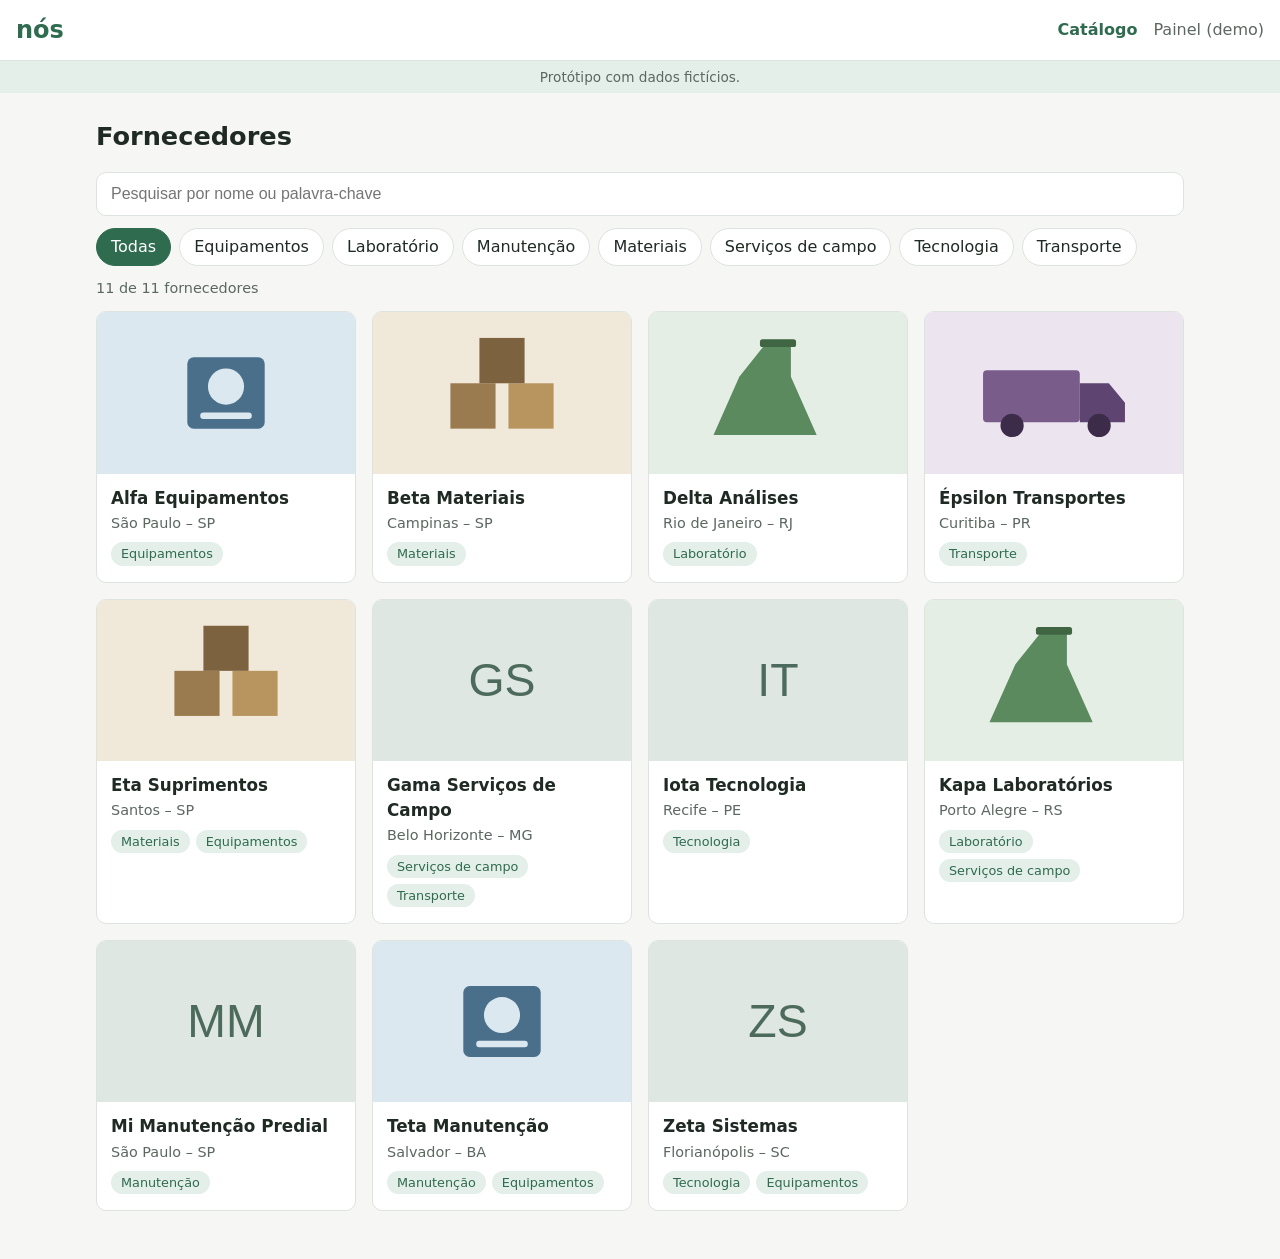
<file: index.html>
<!doctype html>
<html lang="pt-BR">
<head>
  <meta charset="utf-8">
  <meta name="viewport" content="width=device-width, initial-scale=1">
  <title>nós — Catálogo de fornecedores</title>
  <link rel="icon" href="assets/imagens/icone.svg">
  <link rel="stylesheet" href="css/style.css">
</head>
<body>
  <header class="topo">
    <a class="marca" href="index.html">nós</a>
    <nav><a href="index.html" aria-current="page">Catálogo</a><a href="admin.html">Painel (demo)</a></nav>
  </header>
  <p class="faixa">Protótipo com dados fictícios.</p>

  <main class="conteudo">
    <h1>Fornecedores</h1>
    <input id="busca" class="busca" type="search" placeholder="Pesquisar por nome ou palavra-chave" aria-label="Pesquisar fornecedores">
    <div id="filtros" class="filtros" role="group" aria-label="Filtrar por categoria"></div>
    <p id="contagem" class="contagem" aria-live="polite"></p>
    <section id="grade" class="grade"></section>
  </main>

  <script src="js/util.js"></script>
  <script src="js/modelo.js"></script>
  <script src="js/repositorio.js"></script>
  <script src="js/catalogo.js"></script>
</body>
</html>
</file>
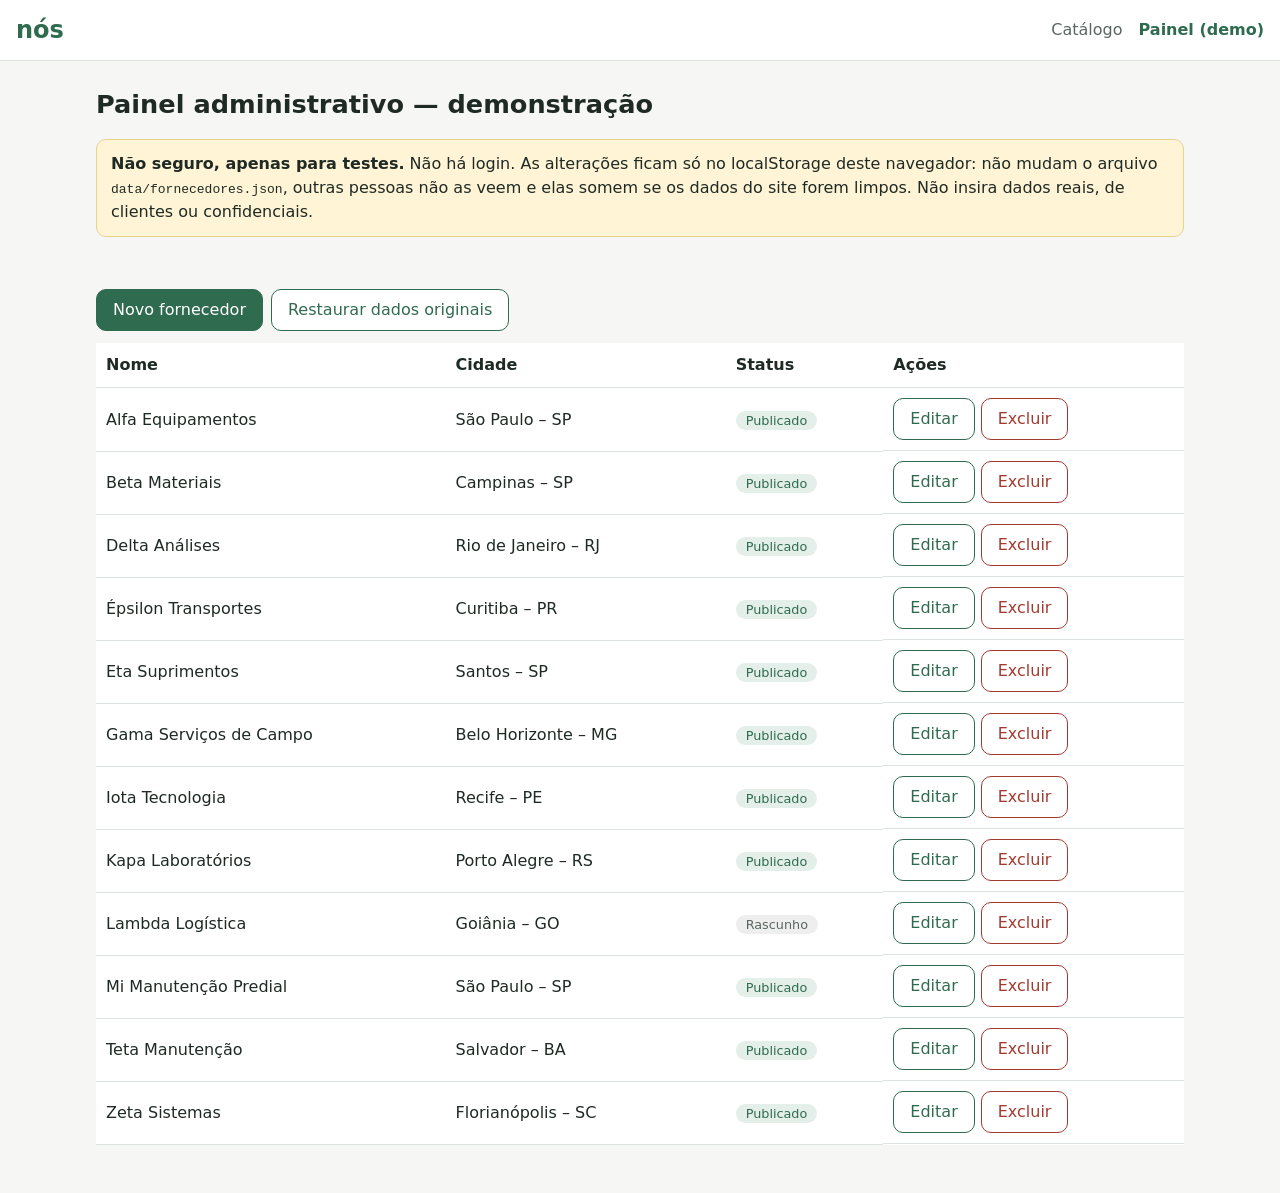
<file: admin.html>
<!doctype html>
<html lang="pt-BR">
<head>
  <meta charset="utf-8">
  <meta name="viewport" content="width=device-width, initial-scale=1">
  <title>Painel (demonstração) — nós</title>
  <link rel="icon" href="assets/imagens/icone.svg">
  <link rel="stylesheet" href="css/style.css">
</head>
<body>
  <header class="topo">
    <a class="marca" href="index.html">nós</a>
    <nav><a href="index.html">Catálogo</a><a href="admin.html" aria-current="page">Painel (demo)</a></nav>
  </header>

  <main class="conteudo">
    <h1>Painel administrativo — demonstração</h1>
    <div class="alerta" role="note">
      <strong>Não seguro, apenas para testes.</strong>
      Não há login. As alterações ficam só no localStorage deste navegador: não mudam o
      arquivo <code>data/fornecedores.json</code>, outras pessoas não as veem e elas somem se os
      dados do site forem limpos. Não insira dados reais, de clientes ou confidenciais.
    </div>
    <p id="aviso-alteracoes" class="faixa" hidden>Este navegador tem alterações locais em relação ao JSON original.</p>
    <div id="mensagem" class="mensagem" role="status"></div>

    <div class="barra">
      <button id="novo-fornecedor" type="button" class="botao">Novo fornecedor</button>
      <button id="restaurar" type="button" class="botao secundario">Restaurar dados originais</button>
    </div>

    <form id="form-fornecedor" class="formulario" novalidate hidden>
      <h2 id="titulo-formulario">Novo fornecedor</h2>
      <input type="hidden" name="id">
      <label>Nome* <input name="nome" required maxlength="120"></label>
      <label>Descrição <textarea name="descricao" rows="3" maxlength="600"></textarea></label>
      <div class="linha">
        <label>Cidade <input name="cidade" maxlength="80"></label>
        <label class="curto">UF <input name="uf" maxlength="2"></label>
      </div>
      <fieldset>
        <legend>Categorias</legend>
        <div id="campo-categorias" class="opcoes"></div>
        <label>Novas categorias (separe por vírgula) <input name="novas_categorias"></label>
      </fieldset>
      <fieldset>
        <legend>Imagem</legend>
        <img id="previa-imagem" class="previa" alt="Prévia da imagem">
        <div class="linha">
          <input name="arquivo" type="file" accept="image/*">
          <button id="remover-imagem" type="button" class="botao secundario">Remover imagem</button>
        </div>
      </fieldset>
      <div class="linha">
        <label>Site <input name="site" type="url" placeholder="https://"></label>
        <label>Telefone <input name="telefone" type="tel"></label>
      </div>
      <div class="linha">
        <label>E-mail <input name="email" type="email"></label>
        <label>WhatsApp (com DDI e DDD) <input name="whatsapp" type="tel" placeholder="5511900000000"></label>
      </div>
      <label class="curto">Status
        <select name="status">
          <option value="rascunho">Rascunho</option>
          <option value="publicado">Publicado</option>
        </select>
      </label>
      <div class="barra">
        <button type="submit" class="botao">Salvar</button>
        <button id="cancelar" type="button" class="botao secundario">Cancelar</button>
      </div>
    </form>

    <div class="tabela-rolagem">
      <table class="tabela">
        <thead><tr><th>Nome</th><th>Cidade</th><th>Status</th><th>Ações</th></tr></thead>
        <tbody id="lista-fornecedores"></tbody>
      </table>
    </div>
  </main>

  <script src="js/util.js"></script>
  <script src="js/modelo.js"></script>
  <script src="js/repositorio.js"></script>
  <script src="js/imagem.js"></script>
  <script src="js/validacao.js"></script>
  <script src="js/admin-formulario.js"></script>
  <script src="js/admin.js"></script>
</body>
</html>
</file>
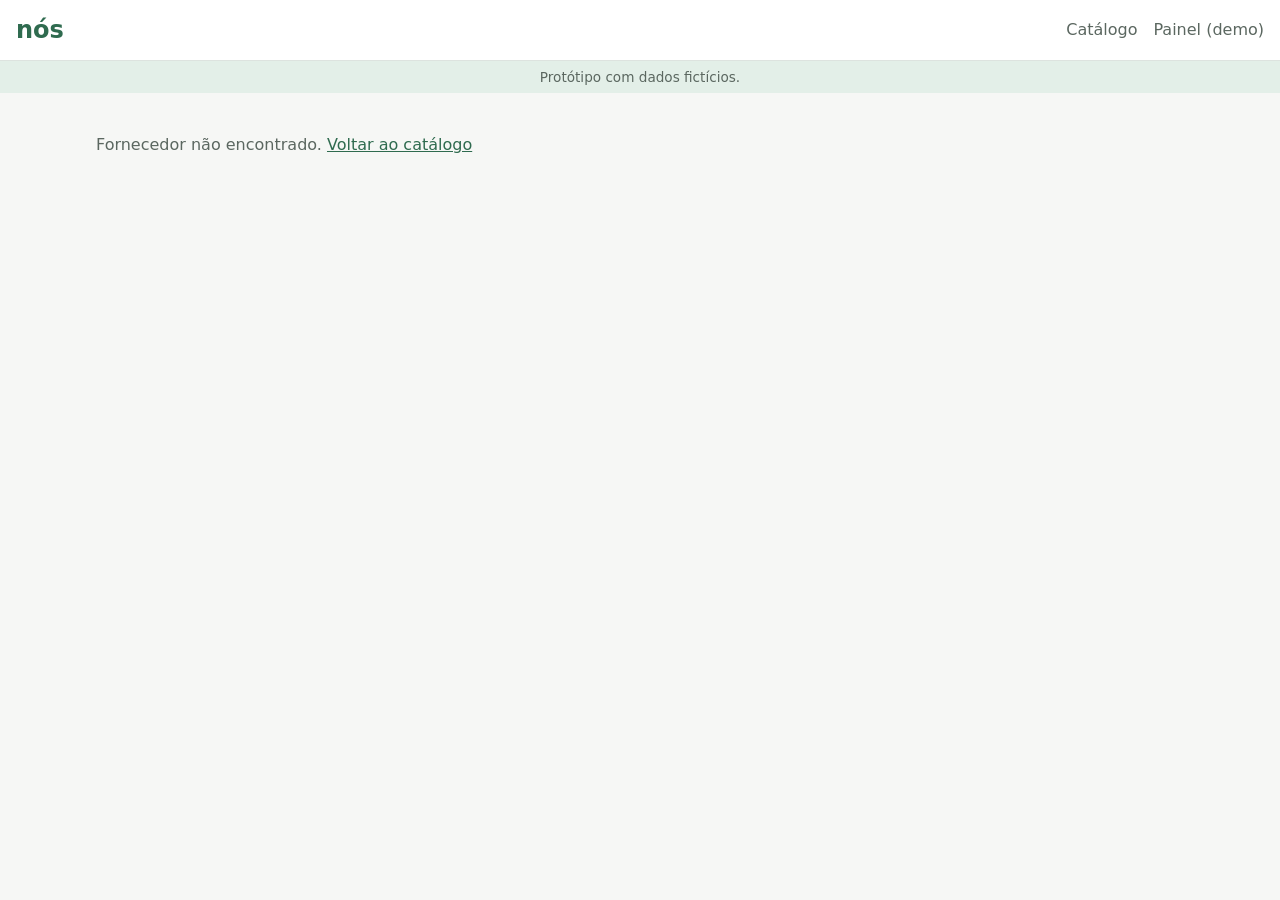
<file: fornecedor.html>
<!doctype html>
<html lang="pt-BR">
<head>
  <meta charset="utf-8">
  <meta name="viewport" content="width=device-width, initial-scale=1">
  <title>Fornecedor — nós</title>
  <link rel="icon" href="assets/imagens/icone.svg">
  <link rel="stylesheet" href="css/style.css">
</head>
<body>
  <header class="topo">
    <a class="marca" href="index.html">nós</a>
    <nav><a href="index.html">Catálogo</a><a href="admin.html">Painel (demo)</a></nav>
  </header>
  <p class="faixa">Protótipo com dados fictícios.</p>

  <main id="detalhe" class="conteudo">
    <p class="vazio">Carregando…</p>
  </main>

  <script src="js/util.js"></script>
  <script src="js/modelo.js"></script>
  <script src="js/repositorio.js"></script>
  <script src="js/detalhe.js"></script>
</body>
</html>
</file>
<file: css/style.css>
/* Estilo do catálogo e do painel. Cores em variáveis no :root. */
:root {
  --fundo: #f6f7f5;
  --superficie: #ffffff;
  --texto: #1f2a24;
  --texto-suave: #5b6760;
  --borda: #dde3df;
  --destaque: #2f6b4f;
  --destaque-claro: #e3efe8;
  --perigo: #a33a2f;
  --alerta: #fff4d6;
  --raio: 10px;
}

* { box-sizing: border-box; }

body {
  margin: 0;
  font-family: system-ui, -apple-system, "Segoe UI", Roboto, sans-serif;
  background: var(--fundo);
  color: var(--texto);
  line-height: 1.5;
}

a { color: var(--destaque); }
img { max-width: 100%; display: block; }

.topo {
  display: flex;
  align-items: center;
  justify-content: space-between;
  gap: 16px;
  padding: 12px 16px;
  background: var(--superficie);
  border-bottom: 1px solid var(--borda);
}
.marca { font-size: 1.5rem; font-weight: 700; text-decoration: none; }
.topo nav { display: flex; gap: 16px; }
.topo nav a { text-decoration: none; color: var(--texto-suave); }
.topo nav a[aria-current="page"] { color: var(--destaque); font-weight: 600; }

.faixa {
  margin: 0;
  padding: 6px 16px;
  font-size: 0.85rem;
  text-align: center;
  background: var(--destaque-claro);
  color: var(--texto-suave);
}

.conteudo { max-width: 1120px; margin: 0 auto; padding: 24px 16px 48px; }
h1 { margin: 0 0 16px; font-size: 1.6rem; }

/* Pesquisa e filtros */
.busca {
  width: 100%;
  padding: 12px 14px;
  font-size: 1rem;
  border: 1px solid var(--borda);
  border-radius: var(--raio);
}
.filtros { display: flex; flex-wrap: wrap; gap: 8px; margin: 12px 0; }
.filtro {
  padding: 6px 14px;
  border: 1px solid var(--borda);
  border-radius: 999px;
  background: var(--superficie);
  color: var(--texto);
  cursor: pointer;
  font: inherit;
}
.filtro[aria-pressed="true"] { background: var(--destaque); border-color: var(--destaque); color: #fff; }
.contagem { color: var(--texto-suave); font-size: 0.9rem; margin: 0 0 12px; }
.vazio { color: var(--texto-suave); }

/* Grade de cards */
.grade {
  display: grid;
  grid-template-columns: repeat(auto-fill, minmax(240px, 1fr));
  gap: 16px;
}
.card {
  display: flex;
  flex-direction: column;
  background: var(--superficie);
  border: 1px solid var(--borda);
  border-radius: var(--raio);
  overflow: hidden;
  color: inherit;
  text-decoration: none;
  transition: box-shadow 0.15s;
}
.card:hover, .card:focus-visible { box-shadow: 0 4px 16px rgba(0, 0, 0, 0.1); }
.card-imagem { width: 100%; aspect-ratio: 8 / 5; object-fit: cover; background: var(--destaque-claro); }
.card-corpo { padding: 12px 14px 16px; }
.card-corpo h2 { margin: 0; font-size: 1.05rem; }
.cidade { margin: 2px 0 8px; color: var(--texto-suave); font-size: 0.9rem; }

.tags { display: flex; flex-wrap: wrap; gap: 6px; margin: 0; padding: 0; list-style: none; }
.tags li {
  padding: 2px 10px;
  border-radius: 999px;
  background: var(--destaque-claro);
  color: var(--destaque);
  font-size: 0.8rem;
}

/* Detalhes */
.voltar { display: inline-block; margin-bottom: 16px; }
.detalhe {
  display: grid;
  grid-template-columns: minmax(0, 1fr) minmax(0, 1fr);
  gap: 24px;
  background: var(--superficie);
  border: 1px solid var(--borda);
  border-radius: var(--raio);
  padding: 20px;
}
.detalhe-imagem { width: 100%; aspect-ratio: 8 / 5; object-fit: cover; border-radius: var(--raio); }
.detalhe-corpo h2 { font-size: 1.1rem; margin: 24px 0 8px; }
.descricao { white-space: pre-line; }
.contatos { margin: 0; padding: 0; list-style: none; }
.contatos li { display: flex; gap: 12px; padding: 6px 0; border-bottom: 1px solid var(--borda); }
.contatos span { min-width: 80px; color: var(--texto-suave); }
.contatos a { overflow-wrap: anywhere; }

/* Painel de demonstração */
.alerta {
  padding: 12px 14px;
  margin-bottom: 16px;
  background: var(--alerta);
  border: 1px solid #e8d28f;
  border-radius: var(--raio);
}
.mensagem { min-height: 1.5em; margin: 8px 0; color: var(--destaque); }
.mensagem.erro { color: var(--perigo); }
.barra { display: flex; flex-wrap: wrap; gap: 8px; margin: 12px 0; }
.botao {
  padding: 8px 16px;
  border: 1px solid var(--destaque);
  border-radius: var(--raio);
  background: var(--destaque);
  color: #fff;
  font: inherit;
  cursor: pointer;
}
.botao.secundario { background: var(--superficie); color: var(--destaque); }
.botao.perigo { background: var(--superficie); border-color: var(--perigo); color: var(--perigo); }

.formulario {
  display: grid;
  gap: 12px;
  padding: 20px;
  margin-bottom: 20px;
  background: var(--superficie);
  border: 1px solid var(--borda);
  border-radius: var(--raio);
}
.formulario[hidden] { display: none; }
.formulario h2 { margin: 0; }
.formulario label { display: grid; gap: 4px; font-size: 0.9rem; }
.formulario input, .formulario textarea, .formulario select {
  width: 100%;
  min-width: 0;
  padding: 8px 10px;
  font: inherit;
  border: 1px solid var(--borda);
  border-radius: 6px;
}
.formulario fieldset { display: grid; gap: 10px; border: 1px solid var(--borda); border-radius: 6px; }
.linha { display: flex; flex-wrap: wrap; gap: 12px; align-items: end; }
.linha > label { flex: 1 1 220px; }
.linha > label.curto, label.curto { flex: 0 0 120px; max-width: 160px; }
.opcoes { display: flex; flex-wrap: wrap; gap: 8px 16px; }
.formulario .opcao { display: flex; gap: 6px; align-items: center; }
.formulario .opcao input, .formulario input[type="file"] { width: auto; }
.previa { width: 240px; aspect-ratio: 8 / 5; object-fit: cover; border-radius: 6px; }

.tabela-rolagem { overflow-x: auto; }
.tabela { width: 100%; border-collapse: collapse; background: var(--superficie); }
.tabela th, .tabela td { padding: 10px; text-align: left; border-bottom: 1px solid var(--borda); }
.acoes { display: flex; gap: 6px; flex-wrap: wrap; }
.status { padding: 2px 10px; border-radius: 999px; font-size: 0.8rem; }
.status-publicado { background: var(--destaque-claro); color: var(--destaque); }
.status-rascunho { background: #eee; color: var(--texto-suave); }

/* Celular */
@media (max-width: 640px) {
  .detalhe { grid-template-columns: 1fr; padding: 14px; }
  .grade { grid-template-columns: 1fr; }
  h1 { font-size: 1.35rem; }
}
</file>
